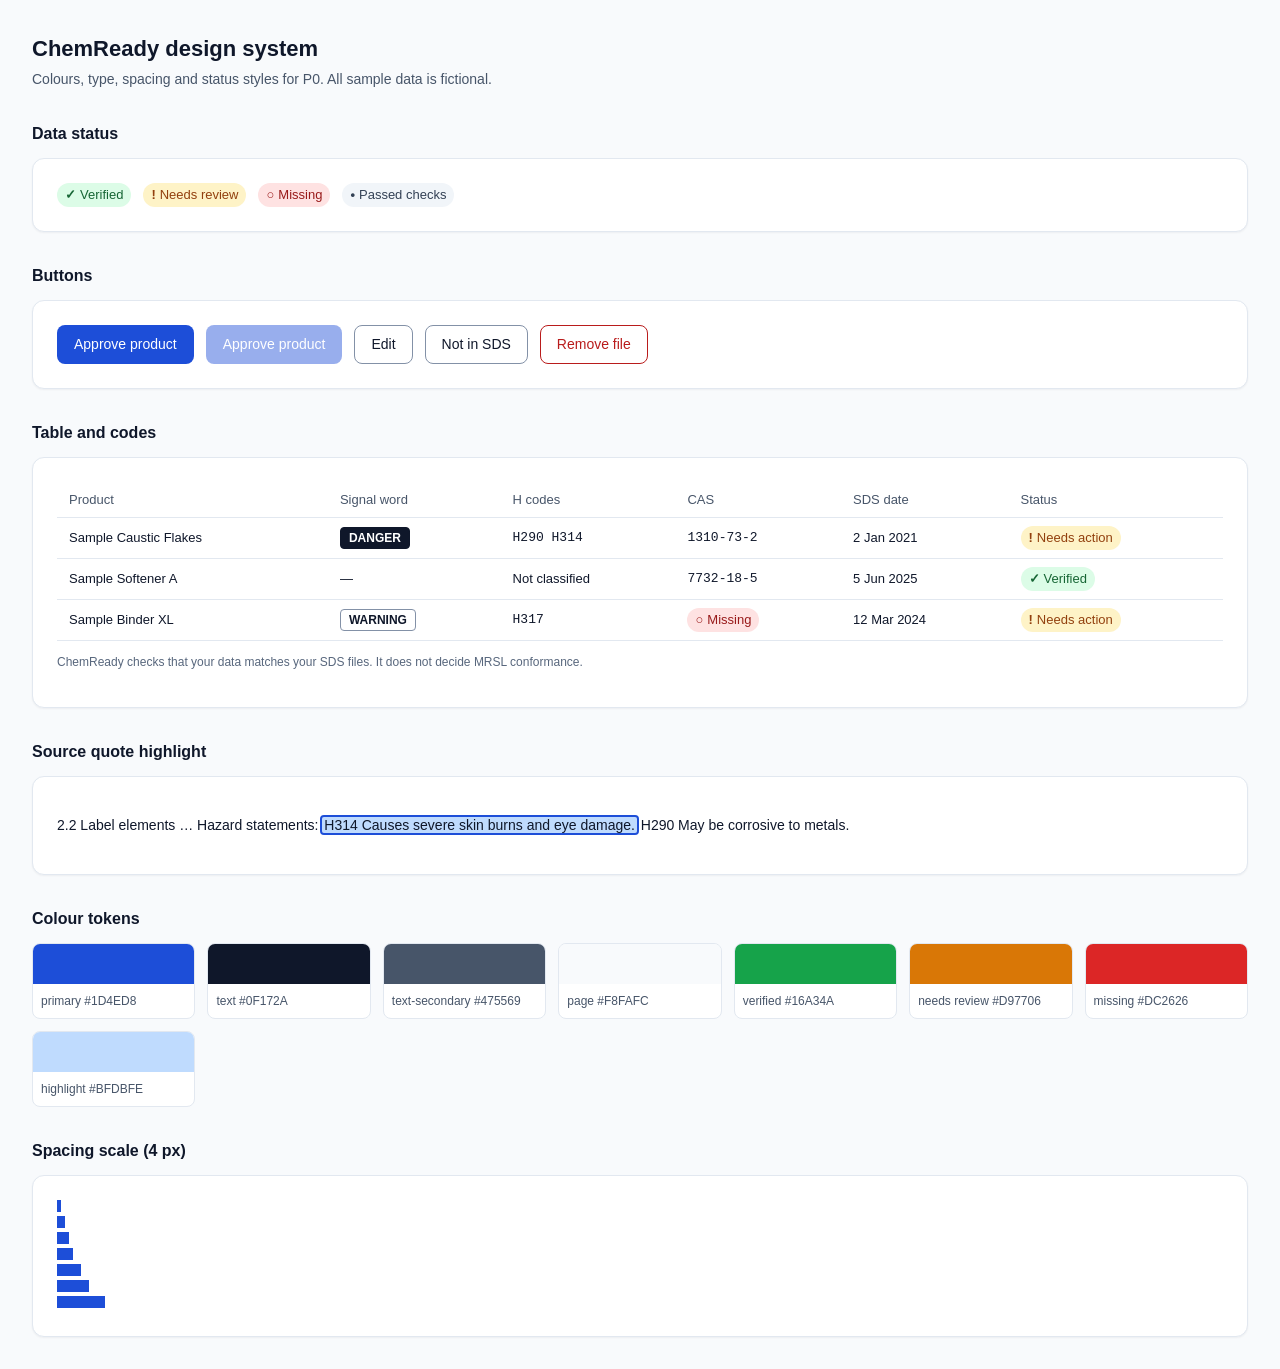
<file: docs/design/design-system-preview.html>
<!doctype html>
<html lang="en">
<head>
  <meta charset="utf-8">
  <meta name="viewport" content="width=device-width, initial-scale=1">
  <title>ChemReady Design System</title>
  <link rel="stylesheet" href="tokens.css">
  <style>
    body {
      margin: 0;
      padding: var(--space-6);
      background: var(--color-page);
      color: var(--color-text);
      font: var(--weight-regular) var(--text-base)/var(--leading-normal) var(--font-sans);
    }
    h1 { font-size: var(--text-lg); font-weight: var(--weight-semibold); margin: 0 0 var(--space-1); }
    h2 { font-size: var(--text-md); font-weight: var(--weight-semibold); margin: var(--space-6) 0 var(--space-3); }
    .lead { color: var(--color-text-secondary); margin: 0; }
    .card {
      background: var(--color-surface);
      border: 1px solid var(--color-border);
      border-radius: var(--radius-lg);
      padding: var(--space-5);
      box-shadow: var(--shadow-sm);
    }
    .row { display: flex; flex-wrap: wrap; gap: var(--space-3); align-items: center; }

    /* Status pill: colour + icon + word, never colour alone */
    .pill {
      display: inline-flex; align-items: center; gap: var(--space-1);
      padding: 2px var(--space-2);
      border-radius: 999px;
      font-size: var(--text-sm); font-weight: var(--weight-medium);
    }
    .pill .icon { font-weight: var(--weight-semibold); }
    .pill-verified { background: var(--color-verified-bg); color: var(--color-verified-text); }
    .pill-review { background: var(--color-review-bg); color: var(--color-review-text); }
    .pill-missing { background: var(--color-missing-bg); color: var(--color-missing-text); }
    .pill-passed { background: var(--color-passed-bg); color: var(--color-passed-text); }

    /* Buttons */
    .btn {
      font: inherit; font-weight: var(--weight-medium);
      padding: var(--space-2) var(--space-4);
      border-radius: var(--radius-md);
      border: 1px solid transparent; cursor: pointer;
    }
    .btn-primary { background: var(--color-primary); color: #fff; }
    .btn-primary:hover { background: var(--color-primary-hover); }
    .btn-secondary { background: var(--color-surface); color: var(--color-text); border-color: var(--color-border-input); }
    .btn-danger { background: var(--color-surface); color: var(--color-danger); border-color: var(--color-danger); }
    .btn:disabled { opacity: 0.45; cursor: not-allowed; }
    .btn:focus-visible { outline: 2px solid var(--color-focus); outline-offset: 2px; }

    /* Codes: monospace so CAS numbers and H codes line up */
    .code { font-family: var(--font-mono); font-size: var(--text-sm); }
    .badge {
      display: inline-block; padding: 1px var(--space-2);
      border: 1px solid var(--color-border-input); border-radius: var(--radius-sm);
      font-size: var(--text-xs); font-weight: var(--weight-semibold);
      color: var(--color-text);
    }
    .badge-danger { background: var(--color-text); color: #fff; border-color: var(--color-text); }

    table { width: 100%; border-collapse: collapse; font-size: var(--text-sm); }
    th { text-align: left; color: var(--color-text-secondary); font-weight: var(--weight-medium);
         border-bottom: 1px solid var(--color-border); padding: var(--space-2) var(--space-3); }
    td { height: var(--row-height); border-bottom: 1px solid var(--color-border); padding: 0 var(--space-3); }

    .quote {
      background: var(--color-highlight-bg);
      outline: 2px solid var(--color-highlight-border);
      border-radius: 2px; padding: 0 2px;
    }
    .swatches { display: grid; grid-template-columns: repeat(auto-fill, minmax(150px, 1fr)); gap: var(--space-3); }
    .swatch { border: 1px solid var(--color-border); border-radius: var(--radius-md); overflow: hidden; background: var(--color-surface); }
    .swatch div:first-child { height: 40px; }
    .swatch div:last-child { padding: var(--space-2); font-size: var(--text-xs); color: var(--color-text-secondary); }
    .spacing div { background: var(--color-primary); height: 12px; margin-bottom: var(--space-1); }
    .footer-note { color: var(--color-text-muted); font-size: var(--text-xs); margin-top: var(--space-3); }
  </style>
</head>
<body>
  <h1>ChemReady design system</h1>
  <p class="lead">Colours, type, spacing and status styles for P0. All sample data is fictional.</p>

  <h2>Data status</h2>
  <div class="card">
    <div class="row">
      <span class="pill pill-verified"><span class="icon">✓</span> Verified</span>
      <span class="pill pill-review"><span class="icon">!</span> Needs review</span>
      <span class="pill pill-missing"><span class="icon">○</span> Missing</span>
      <span class="pill pill-passed"><span class="icon">•</span> Passed checks</span>
    </div>
  </div>

  <h2>Buttons</h2>
  <div class="card">
    <div class="row">
      <button class="btn btn-primary">Approve product</button>
      <button class="btn btn-primary" disabled>Approve product</button>
      <button class="btn btn-secondary">Edit</button>
      <button class="btn btn-secondary">Not in SDS</button>
      <button class="btn btn-danger">Remove file</button>
    </div>
  </div>

  <h2>Table and codes</h2>
  <div class="card">
    <table>
      <thead>
        <tr><th>Product</th><th>Signal word</th><th>H codes</th><th>CAS</th><th>SDS date</th><th>Status</th></tr>
      </thead>
      <tbody>
        <tr>
          <td>Sample Caustic Flakes</td>
          <td><span class="badge badge-danger">DANGER</span></td>
          <td class="code">H290 H314</td>
          <td class="code">1310-73-2</td>
          <td>2 Jan 2021</td>
          <td><span class="pill pill-review"><span class="icon">!</span> Needs action</span></td>
        </tr>
        <tr>
          <td>Sample Softener A</td>
          <td>—</td>
          <td>Not classified</td>
          <td class="code">7732-18-5</td>
          <td>5 Jun 2025</td>
          <td><span class="pill pill-verified"><span class="icon">✓</span> Verified</span></td>
        </tr>
        <tr>
          <td>Sample Binder XL</td>
          <td><span class="badge">WARNING</span></td>
          <td class="code">H317</td>
          <td><span class="pill pill-missing"><span class="icon">○</span> Missing</span></td>
          <td>12 Mar 2024</td>
          <td><span class="pill pill-review"><span class="icon">!</span> Needs action</span></td>
        </tr>
      </tbody>
    </table>
    <p class="footer-note">ChemReady checks that your data matches your SDS files. It does not decide MRSL conformance.</p>
  </div>

  <h2>Source quote highlight</h2>
  <div class="card">
    <p>2.2 Label elements … Hazard statements: <span class="quote">H314 Causes severe skin burns and eye damage.</span> H290 May be corrosive to metals.</p>
  </div>

  <h2>Colour tokens</h2>
  <div class="swatches">
    <div class="swatch"><div style="background:var(--color-primary)"></div><div>primary #1D4ED8</div></div>
    <div class="swatch"><div style="background:var(--color-text)"></div><div>text #0F172A</div></div>
    <div class="swatch"><div style="background:var(--color-text-secondary)"></div><div>text-secondary #475569</div></div>
    <div class="swatch"><div style="background:var(--color-page)"></div><div>page #F8FAFC</div></div>
    <div class="swatch"><div style="background:var(--color-verified-icon)"></div><div>verified #16A34A</div></div>
    <div class="swatch"><div style="background:var(--color-review-icon)"></div><div>needs review #D97706</div></div>
    <div class="swatch"><div style="background:var(--color-missing-icon)"></div><div>missing #DC2626</div></div>
    <div class="swatch"><div style="background:var(--color-highlight-bg)"></div><div>highlight #BFDBFE</div></div>
  </div>

  <h2>Spacing scale (4 px)</h2>
  <div class="card spacing">
    <div style="width:var(--space-1)"></div>
    <div style="width:var(--space-2)"></div>
    <div style="width:var(--space-3)"></div>
    <div style="width:var(--space-4)"></div>
    <div style="width:var(--space-5)"></div>
    <div style="width:var(--space-6)"></div>
    <div style="width:var(--space-7)"></div>
  </div>
</body>
</html>
</file>
<file: docs/design/tokens.css>
/*
 * ChemReady design tokens (Phase 1, Step 3).
 * The single source of truth for colours, type and spacing.
 * The prototype (Step 4) and the real frontend (Phase 8) both import this file.
 * Contrast ratios are listed in docs/design/03-design-system.md.
 */

:root {
  /* Neutrals: page, surfaces, text, borders */
  --color-page: #F8FAFC;
  --color-surface: #FFFFFF;
  --color-surface-subtle: #F1F5F9;
  --color-text: #0F172A;
  --color-text-secondary: #475569;
  --color-text-muted: #58677D;
  --color-border: #E2E8F0;        /* dividers and card edges (decorative) */
  --color-border-input: #8391A7;  /* form fields: 3.19:1 so the edge is visible */

  /* Brand and actions: blue is ONLY for things you can click or select */
  --color-primary: #1D4ED8;
  --color-primary-hover: #1E40AF;
  --color-primary-soft: #DBEAFE;
  --color-focus: #2563EB;

  /* Data status: reserved. Never use these colours for anything else. */
  --color-verified-text: #166534;
  --color-verified-bg: #DCFCE7;
  --color-verified-icon: #16A34A;

  --color-review-text: #92400E;
  --color-review-bg: #FEF3C7;
  --color-review-icon: #D97706;

  --color-missing-text: #991B1B;
  --color-missing-bg: #FEE2E2;
  --color-missing-icon: #DC2626;

  --color-passed-text: #334155;
  --color-passed-bg: #F1F5F9;

  /* Destructive buttons (Remove file). Same family as missing, darker. */
  --color-danger: #B91C1C;

  /* Source quote highlight in the PDF viewer. Blue = "the field you selected". */
  --color-highlight-bg: #BFDBFE;
  --color-highlight-border: #1D4ED8;

  /* Typography: system fonts, nothing to download */
  --font-sans: -apple-system, BlinkMacSystemFont, "Segoe UI", Roboto,
    "Helvetica Neue", Arial, "Noto Sans", sans-serif;
  --font-mono: ui-monospace, "Cascadia Mono", Consolas, "SFMono-Regular",
    Menlo, "Liberation Mono", monospace;

  --text-xs: 12px;   /* table meta, page numbers */
  --text-sm: 13px;   /* table cells, help text */
  --text-base: 14px; /* body, form fields, buttons */
  --text-md: 16px;   /* section titles */
  --text-lg: 22px;   /* page titles */
  --text-xl: 28px;   /* landing title on phones */
  --text-hero: 40px; /* landing title */

  --weight-regular: 400;
  --weight-medium: 500;
  --weight-semibold: 600;

  --leading-tight: 1.25;
  --leading-normal: 1.5;

  /* Spacing: 4 px scale */
  --space-1: 4px;
  --space-2: 8px;
  --space-3: 12px;
  --space-4: 16px;
  --space-5: 24px;
  --space-6: 32px;
  --space-7: 48px;
  --space-8: 64px;

  /* Shape and depth */
  --radius-sm: 4px;
  --radius-md: 8px;   /* buttons, inputs, nav items */
  --radius-lg: 12px;  /* cards */
  --radius-xl: 14px;  /* dialogs, product preview */
  --shadow-sm: 0 1px 2px rgba(15, 23, 42, 0.05);
  --shadow-md: 0 4px 14px rgba(15, 23, 42, 0.08), 0 1px 3px rgba(15, 23, 42, 0.06);
  --shadow-lg: 0 20px 48px rgba(15, 23, 42, 0.18), 0 2px 6px rgba(15, 23, 42, 0.08); /* dialogs, menus, toasts */

  /* Layout */
  --topnav-height: 52px;  /* floating pill navigation, no sidebar */
  --content-max: 1280px;  /* page content width */

  /* Glass: every card, the navigation pill, dialogs and the website. Cards are 58%
     white on a plain white page, so they read as soft white cards with a
     border, top highlight and shadow. All text passes WCAG AA. */
  --glass-nav: rgba(255, 255, 255, 0.72);
  --glass-card: rgba(255, 255, 255, 0.58);
  --glass-menu: #FFFFFF;  /* menus inside the top bar must be solid */
  --glass-border: rgba(255, 255, 255, 0.75);
  --glass-edge: rgba(15, 23, 42, 0.08);
  --glass-blur: saturate(180%) blur(18px);
  --glass-card-blur: saturate(180%) blur(20px);
  --glass-highlight: inset 0 1px 0 rgba(255, 255, 255, 0.9);
  /* Page background is plain white (#FFFFFF). No colour wash. */
  --row-height: 40px;
  --min-app-width: 1280px;
}
</file>
